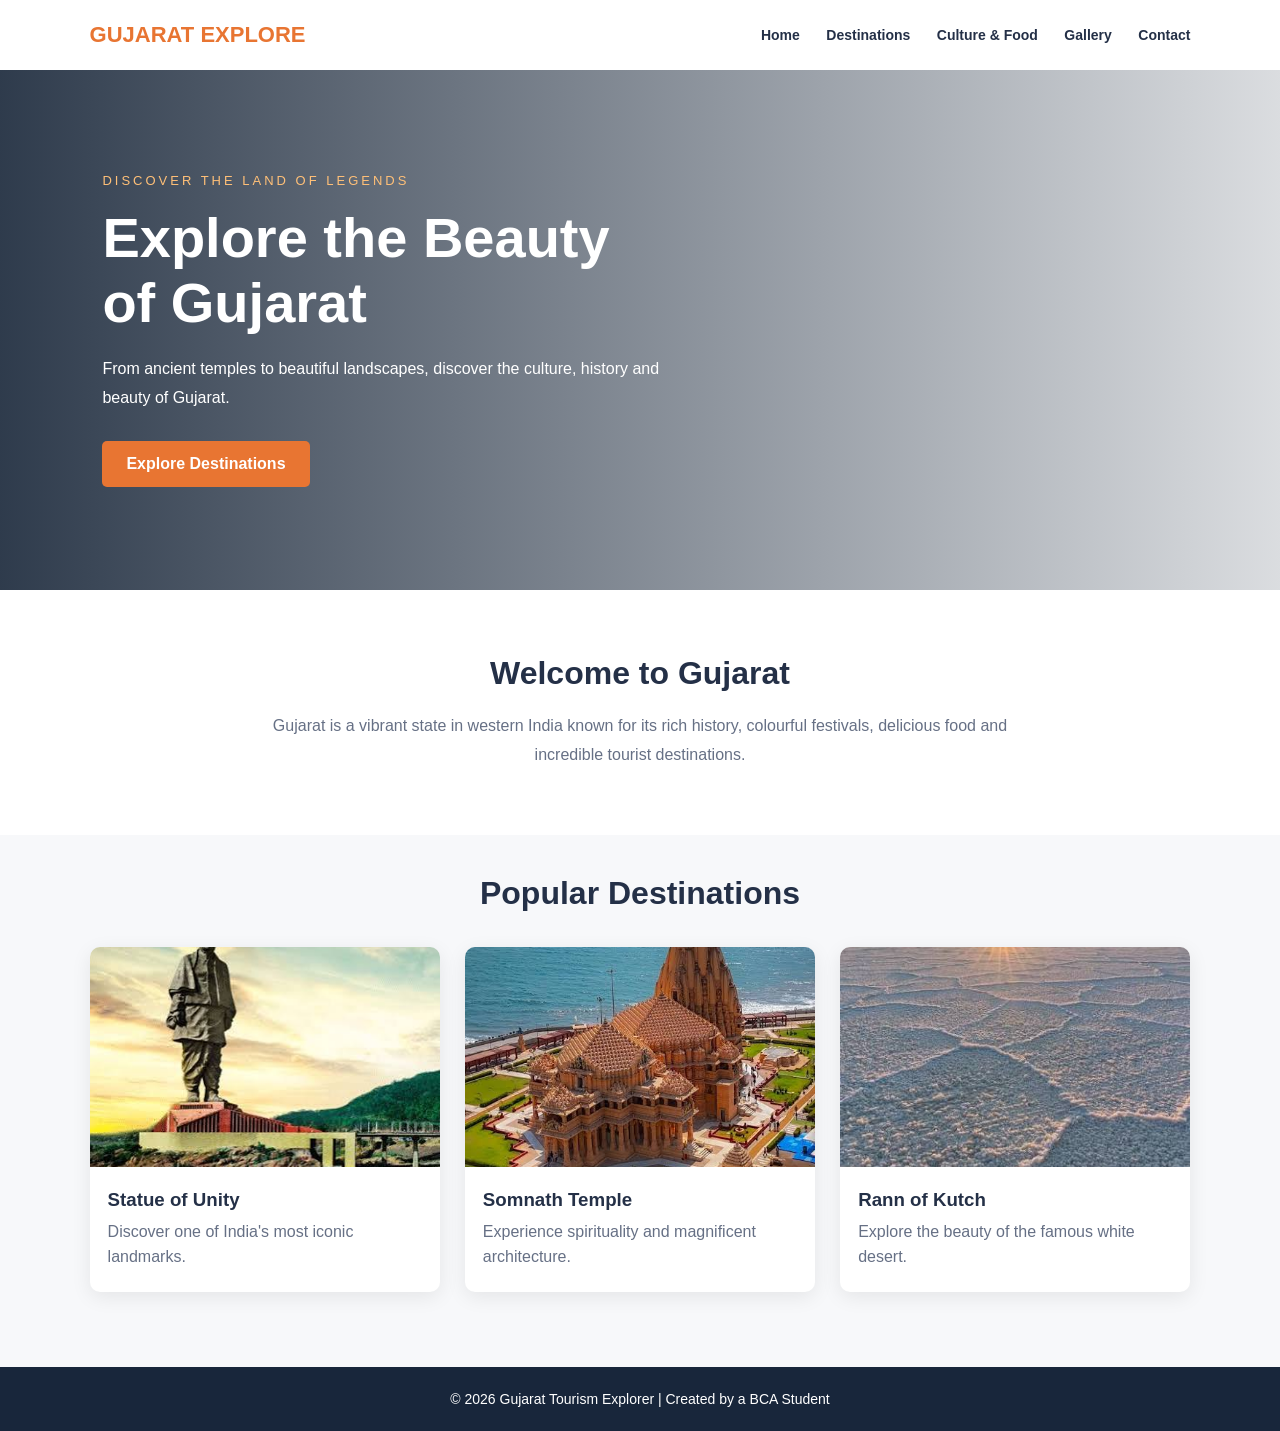
<file: index.html>
<!DOCTYPE html>
<html lang="en">
<head>
    <meta charset="UTF-8">
    <meta name="viewport" content="width=device-width, initial-scale=1.0">
    <title>Gujarat Tourism Explorer</title>
    <link rel="stylesheet" href="style.css">
</head>
<body>

    <header>
        <h2>GUJARAT EXPLORE</h2>

        <nav>
            <a href="index.html">Home</a>
            <a href="destinations.html">Destinations</a>
            <a href="culture.html">Culture & Food</a>
            <a href="gallery.html">Gallery</a>
            <a href="contact.html">Contact</a>
        </nav>
    </header>

    <section class="hero">
        <div class="hero-content">
            <p class="tagline">DISCOVER THE LAND OF LEGENDS</p>
            <h1>Explore the Beauty<br>of Gujarat</h1>
            <p>
                From ancient temples to beautiful landscapes,
                discover the culture, history and beauty of Gujarat.
            </p>
            <a href="destinations.html" class="btn">
                Explore Destinations
            </a>
        </div>
    </section>

    <section class="intro">
        <h2>Welcome to Gujarat</h2>
        <p>
            Gujarat is a vibrant state in western India known for
            its rich history, colourful festivals, delicious food
            and incredible tourist destinations.
        </p>
    </section>

    <section class="places">
        <h2>Popular Destinations</h2>

        <div class="cards">
            <div class="card">
                <img src="statue of unity.jpg"
                     alt="Statue of Unity">
                <h3>Statue of Unity</h3>
                <p>Discover one of India's most iconic landmarks.</p>
            </div>

            <div class="card">
                <img src="somnath temple.jpg"
                     alt="Indian temple">
                <h3>Somnath Temple</h3>
                <p>Experience spirituality and magnificent architecture.</p>
            </div>

            <div class="card">
                <img src="rann of kucth.jpg"
                     alt="Beautiful landscape">
                <h3>Rann of Kutch</h3>
                <p>Explore the beauty of the famous white desert.</p>
            </div>
        </div>
    </section>

    <footer>
        <p>© 2026 Gujarat Tourism Explorer | Created by a BCA Student</p>
    </footer>

</body>
</html>
</file>
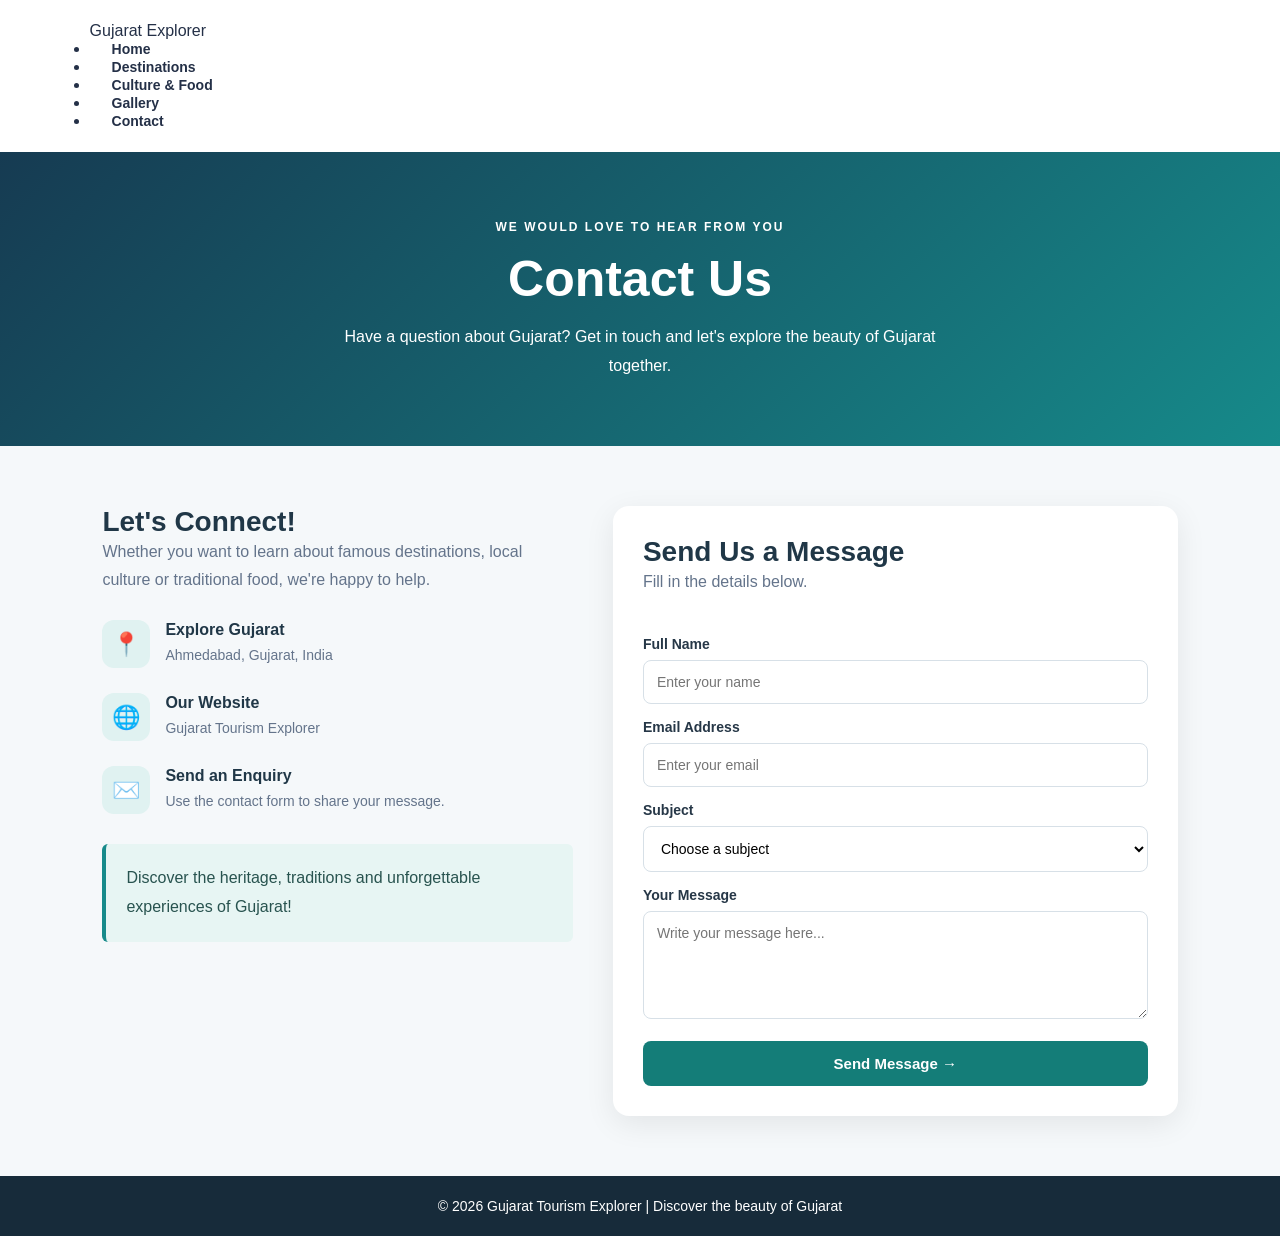
<file: contact.html>
<!DOCTYPE html>
<html lang="en">
<head>
    <meta charset="UTF-8">
    <meta name="viewport" content="width=device-width, initial-scale=1.0">
    <title>Contact Us | Gujarat Tourism Explorer</title>
    <link rel="stylesheet" href="style.css">
</head>
<body>

    <header>
        <nav class="navbar">
            <div class="logo">Gujarat Explorer</div>

            <ul class="nav-links">
                <li><a href="index.html">Home</a></li>
                <li><a href="destinations.html">Destinations</a></li>
                <li><a href="culture.html">Culture & Food</a></li>
                <li><a href="gallery.html">Gallery</a></li>
                <li><a href="contact.html" class="active">Contact</a></li>
            </ul>
        </nav>
    </header>

    <section class="contact-hero">
        <span>WE WOULD LOVE TO HEAR FROM YOU</span>
        <h1>Contact Us</h1>
        <p>
            Have a question about Gujarat? Get in touch and
            let's explore the beauty of Gujarat together.
        </p>
    </section>

    <section class="contact-section">

        <div class="contact-info">
            <h2>Let's Connect!</h2>
            <p>
                Whether you want to learn about famous destinations,
                local culture or traditional food, we're happy to help.
            </p>

            <div class="contact-detail">
                <div class="contact-icon">📍</div>
                <div>
                    <h3>Explore Gujarat</h3>
                    <p>Ahmedabad, Gujarat, India</p>
                </div>
            </div>

            <div class="contact-detail">
                <div class="contact-icon">🌐</div>
                <div>
                    <h3>Our Website</h3>
                    <p>Gujarat Tourism Explorer</p>
                </div>
            </div>

            <div class="contact-detail">
                <div class="contact-icon">✉️</div>
                <div>
                    <h3>Send an Enquiry</h3>
                    <p>Use the contact form to share your message.</p>
                </div>
            </div>

            <div class="contact-note">
                Discover the heritage, traditions and unforgettable
                experiences of Gujarat!
            </div>
        </div>

        <div class="contact-form-box">
            <h2>Send Us a Message</h2>
            <p>Fill in the details below.</p>

            <form action="#" method="get">

                <label for="name">Full Name</label>
                <input type="text" id="name" name="name"
                       placeholder="Enter your name" required>

                <label for="email">Email Address</label>
                <input type="email" id="email" name="email"
                       placeholder="Enter your email" required>

                <label for="subject">Subject</label>
                <select id="subject" name="subject" required>
                    <option value="">Choose a subject</option>
                    <option value="destinations">Tourist Destinations</option>
                    <option value="culture">Culture and Festivals</option>
                    <option value="food">Gujarati Food</option>
                    <option value="other">Other Enquiry</option>
                </select>

                <label for="message">Your Message</label>
                <textarea id="message" name="message" rows="5"
                          placeholder="Write your message here..."
                          required></textarea>

                <button type="submit" class="contact-submit">
                    Send Message →
                </button>

            </form>
        </div>

    </section>

    <footer class="site-footer">
        <p>© 2026 Gujarat Tourism Explorer | Discover the beauty of Gujarat</p>
    </footer>

</body>
</html>
</file>
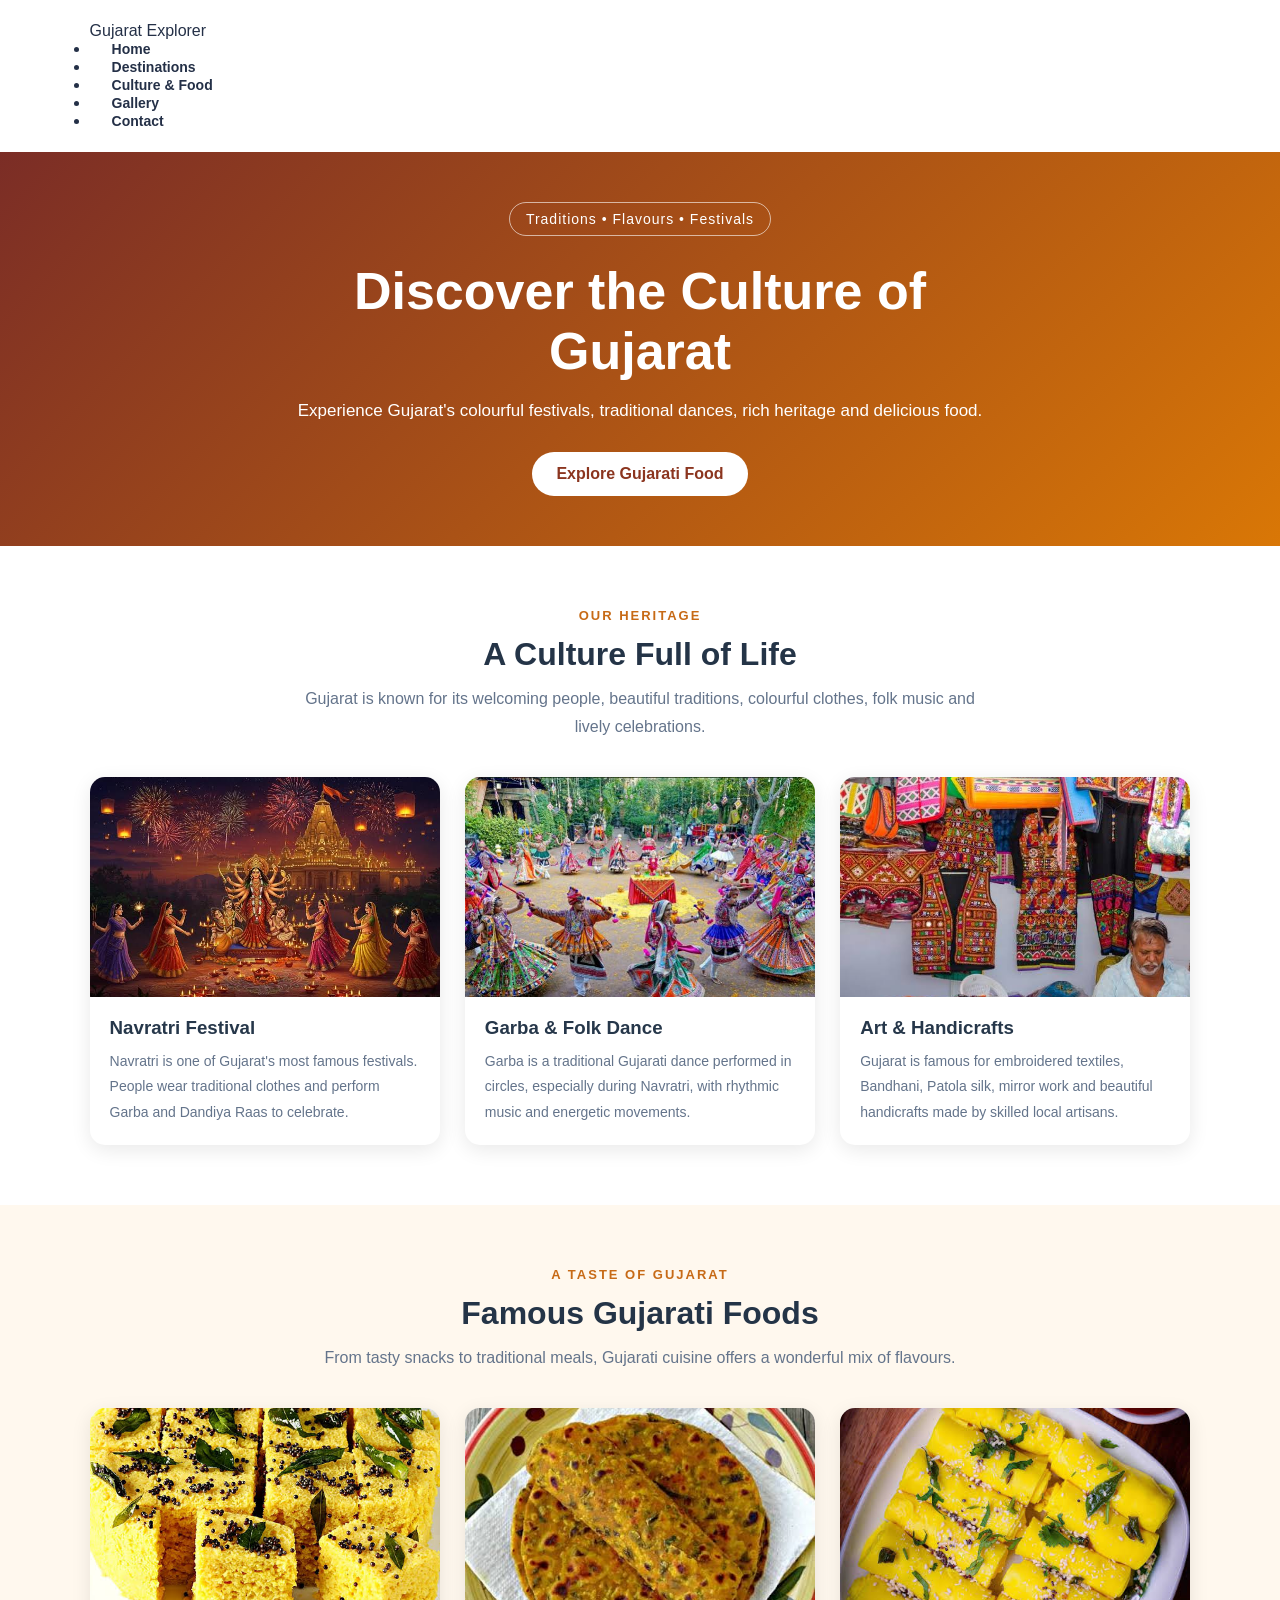
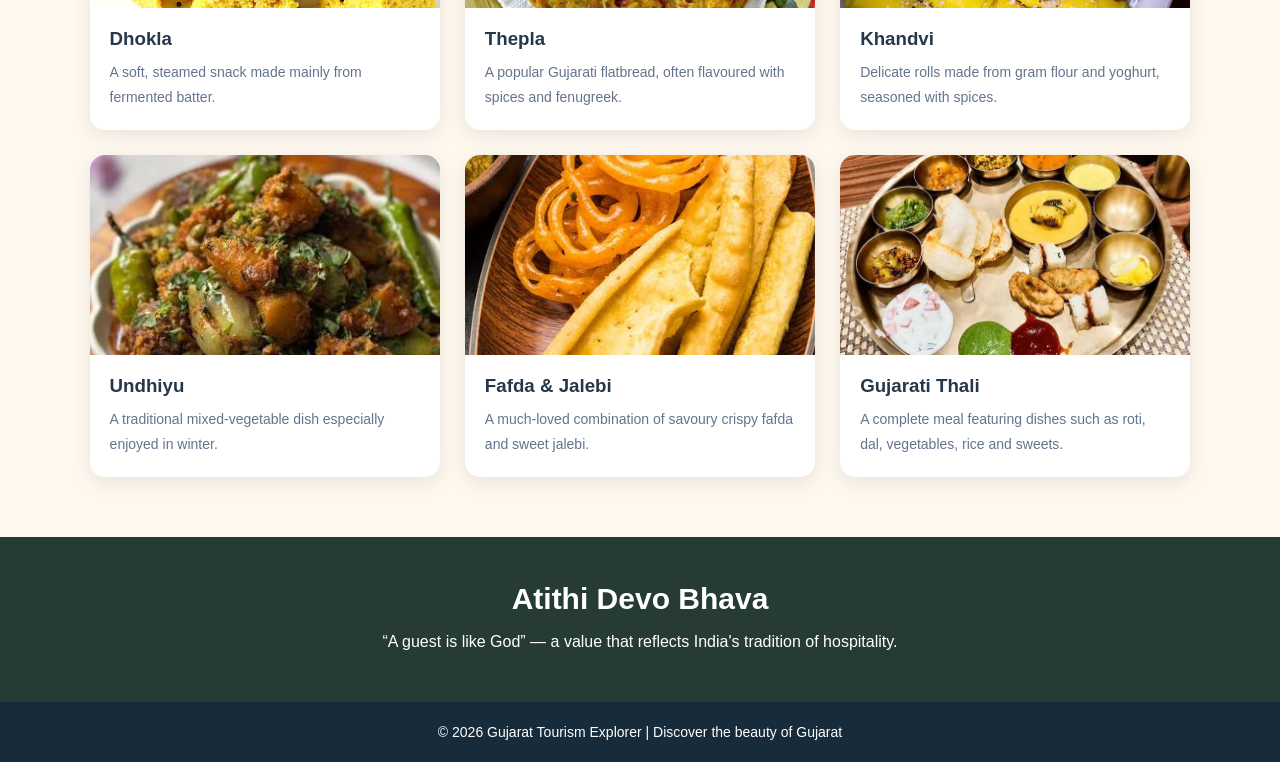
<file: culture.html>
<!DOCTYPE html>
<html lang="en">
<head>
    <meta charset="UTF-8">
    <meta name="viewport" content="width=device-width, initial-scale=1.0">
    <title>Culture & Food | Gujarat Tourism Explorer</title>
    <link rel="stylesheet" href="style.css">
</head>
<body>

    <header>
        <nav class="navbar">
            <div class="logo">Gujarat Explorer</div>

            <ul class="nav-links">
                <li><a href="index.html">Home</a></li>
                <li><a href="destinations.html">Destinations</a></li>
                <li><a href="culture.html" class="active">Culture & Food</a></li>
                <li><a href="gallery.html">Gallery</a></li>
                <li><a href="contact.html">Contact</a></li>
            </ul>
        </nav>
    </header>

    <section class="culture-hero">
        <div class="culture-hero-content">
            <span class="culture-label">Traditions • Flavours • Festivals</span>
            <h1>Discover the Culture of Gujarat</h1>
            <p>
                Experience Gujarat's colourful festivals, traditional dances,
                rich heritage and delicious food.
            </p>
            <a href="#gujarati-food" class="culture-btn">Explore Gujarati Food</a>
        </div>
    </section>

    <section class="culture-section">
        <div class="culture-heading">
            <span>OUR HERITAGE</span>
            <h2>A Culture Full of Life</h2>
            <p>
                Gujarat is known for its welcoming people, beautiful traditions,
                colourful clothes, folk music and lively celebrations.
            </p>
        </div>

        <div class="culture-grid">

            <div class="culture-card">
                <img src="navratri festival.jpg" alt="Navratri festival">
                <div class="culture-card-content">
                    <h3>Navratri Festival</h3>
                    <p>
                        Navratri is one of Gujarat's most famous festivals.
                        People wear traditional clothes and perform Garba
                        and Dandiya Raas to celebrate.
                    </p>
                </div>
            </div>

            <div class="culture-card">
                <img src="garba.jpg" alt="Traditional Garba dance">
                <div class="culture-card-content">
                    <h3>Garba & Folk Dance</h3>
                    <p>
                        Garba is a traditional Gujarati dance performed in
                        circles, especially during Navratri, with rhythmic
                        music and energetic movements.
                    </p>
                </div>
            </div>

            <div class="culture-card">
                <img src="handcraft.jpg" alt="Traditional Kutch handicrafts">
                <div class="culture-card-content">
                    <h3>Art & Handicrafts</h3>
                    <p>
                        Gujarat is famous for embroidered textiles, Bandhani,
                        Patola silk, mirror work and beautiful handicrafts
                        made by skilled local artisans.
                    </p>
                </div>
            </div>

        </div>
    </section>

    <section class="food-section" id="gujarati-food">
        <div class="culture-heading">
            <span>A TASTE OF GUJARAT</span>
            <h2>Famous Gujarati Foods</h2>
            <p>
                From tasty snacks to traditional meals, Gujarati cuisine
                offers a wonderful mix of flavours.
            </p>
        </div>

        <div class="food-grid">

            <div class="food-card">
                <img src="dhokla.jpg" alt="Gujarati dhokla">
                <div class="food-card-content">
                    <h3>Dhokla</h3>
                    <p>A soft, steamed snack made mainly from fermented batter.</p>
                </div>
            </div>

            <div class="food-card">
                <img src="thepla.jpg" alt="Gujarati thepla">
                <div class="food-card-content">
                    <h3>Thepla</h3>
                    <p>A popular Gujarati flatbread, often flavoured with spices and fenugreek.</p>
                </div>
            </div>

            <div class="food-card">
                <img src="khandvi.jpg" alt="Gujarati khandvi">
                <div class="food-card-content">
                    <h3>Khandvi</h3>
                    <p>Delicate rolls made from gram flour and yoghurt, seasoned with spices.</p>
                </div>
            </div>

            <div class="food-card">
                <img src="Undhiyu.jpg" alt="Gujarati undhiyu">
                <div class="food-card-content">
                    <h3>Undhiyu</h3>
                    <p>A traditional mixed-vegetable dish especially enjoyed in winter.</p>
                </div>
            </div>

            <div class="food-card">
                <img src="fafda and jalebi.jpg" alt="Fafda and jalebi">
                <div class="food-card-content">
                    <h3>Fafda & Jalebi</h3>
                    <p>A much-loved combination of savoury crispy fafda and sweet jalebi.</p>
                </div>
            </div>

            <div class="food-card">
                <img src="gujarati thali.jpg" alt="Traditional Gujarati thali">
                <div class="food-card-content">
                    <h3>Gujarati Thali</h3>
                    <p>A complete meal featuring dishes such as roti, dal, vegetables, rice and sweets.</p>
                </div>
            </div>

        </div>
    </section>

    <section class="culture-quote">
        <h2>Atithi Devo Bhava</h2>
        <p>“A guest is like God” — a value that reflects India's tradition of hospitality.</p>
    </section>

    <footer class="site-footer">
        <p>© 2026 Gujarat Tourism Explorer | Discover the beauty of Gujarat</p>
    </footer>

</body>
</html>
</file>
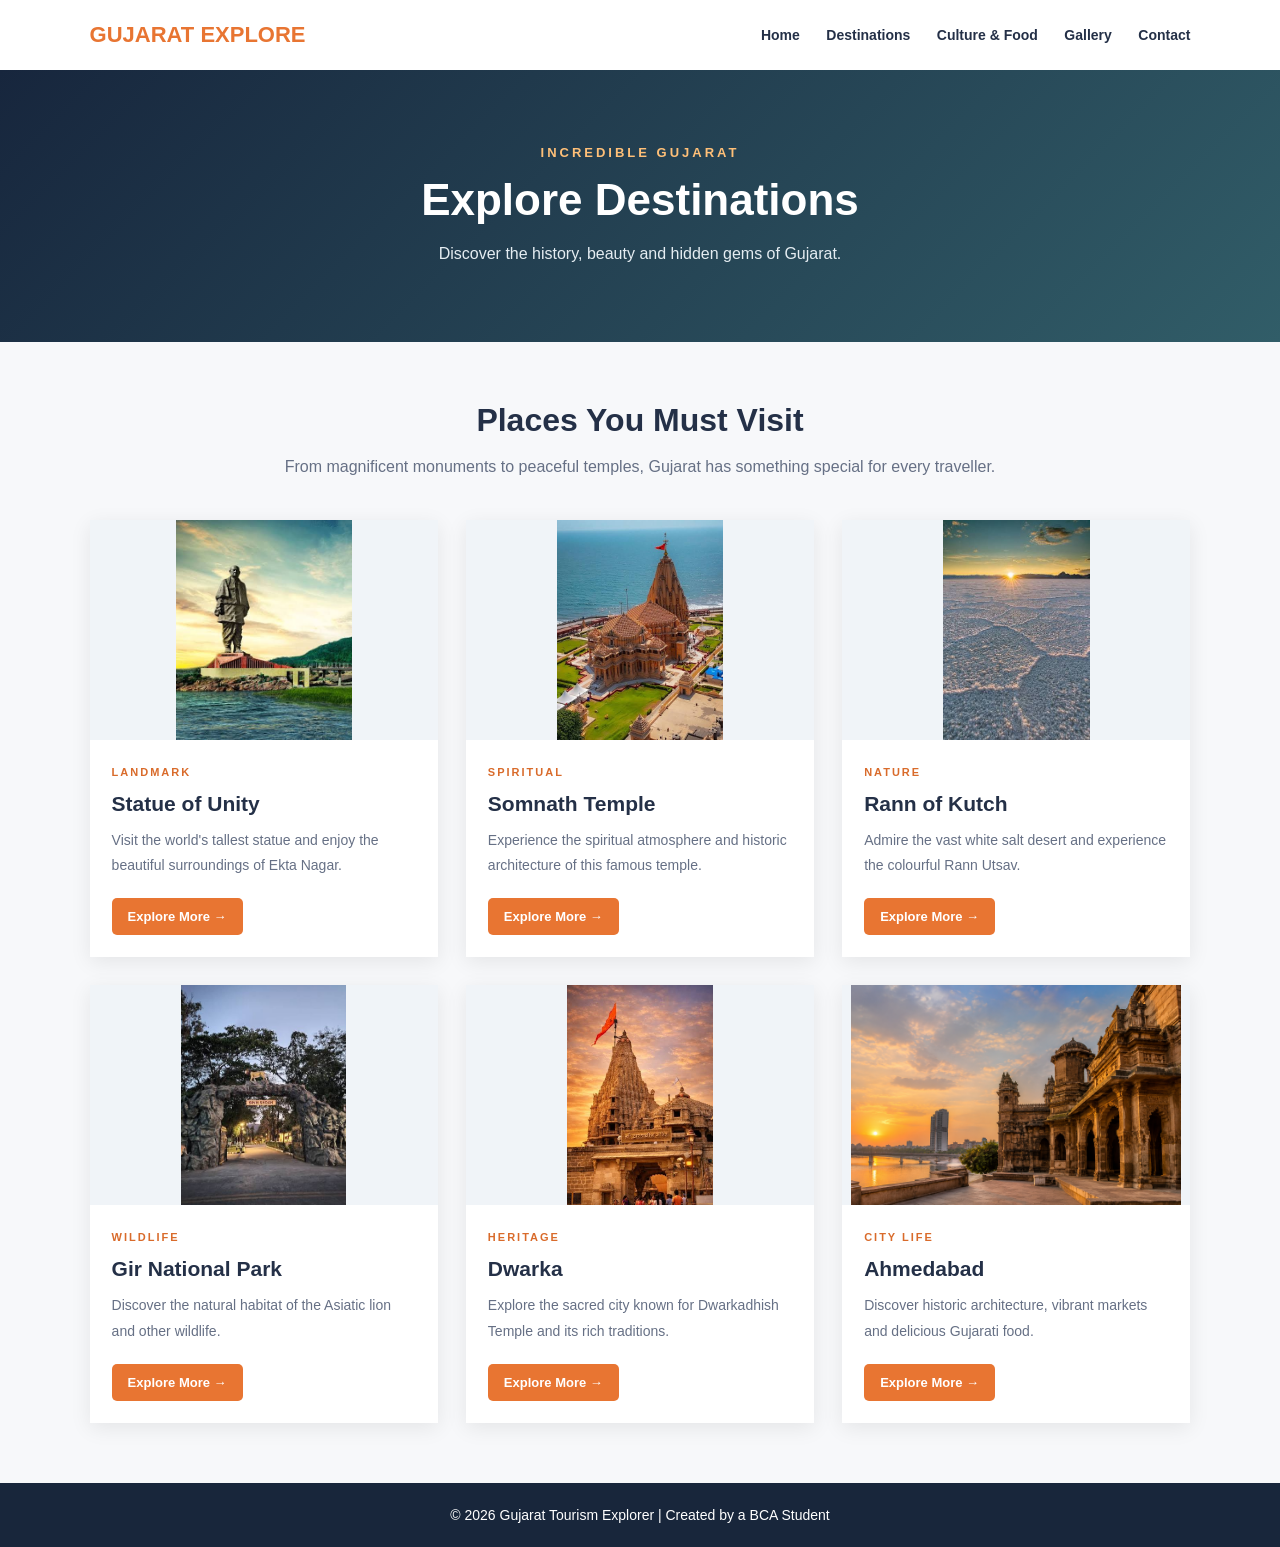
<file: destinations.html>
<!DOCTYPE html>
<html lang="en">
<head>
    <meta charset="UTF-8">
    <meta name="viewport" content="width=device-width, initial-scale=1.0">
    <title>Explore Destinations | Gujarat Explore</title>
    <link rel="stylesheet" href="style.css">
</head>
<body>

    <!-- Navigation Bar -->
    <header>
        <h2>GUJARAT EXPLORE</h2>

        <nav>
            <a href="index.html">Home</a>
            <a href="destinations.html">Destinations</a>
            <a href="culture.html">Culture & Food</a>
            <a href="gallery.html">Gallery</a>
            <a href="contact.html">Contact</a>
        </nav>
    </header>

    <!-- Page Banner -->
    <section class="destination-banner">
        <p class="destination-tag">INCREDIBLE GUJARAT</p>
        <h1>Explore Destinations</h1>
        <p>Discover the history, beauty and hidden gems of Gujarat.</p>
    </section>

    <!-- Destination Cards -->
    <section class="destination-section">
        <h2>Places You Must Visit</h2>
        <p class="destination-intro">
            From magnificent monuments to peaceful temples,
            Gujarat has something special for every traveller.
        </p>

        <div class="destination-grid">

            <div class="destination-card">
                <img src="statue of unity.jpg" alt="Statue of Unity">
                <div class="destination-info">
                    <span class="place-type">LANDMARK</span>
                    <h3>Statue of Unity</h3>
                    <p>Visit the world's tallest statue and enjoy
                    the beautiful surroundings of Ekta Nagar.</p>
                    <a href="https://www.gujarattourism.com/"
                       target="_blank" rel="noopener noreferrer"
                       class="destination-btn">Explore More →</a>
                </div>
            </div>

            <div class="destination-card">
                <img src="somnath temple.jpg" alt="Somnath Temple">
                <div class="destination-info">
                    <span class="place-type">SPIRITUAL</span>
                    <h3>Somnath Temple</h3>
                    <p>Experience the spiritual atmosphere and
                    historic architecture of this famous temple.</p>
                    <a href="https://www.gujarattourism.com/"
                       target="_blank" rel="noopener noreferrer"
                       class="destination-btn">Explore More →</a>
                </div>
            </div>

            <div class="destination-card">
                <img src="rann of kucth.jpg" alt="Rann of Kutch">
                <div class="destination-info">
                    <span class="place-type">NATURE</span>
                    <h3>Rann of Kutch</h3>
                    <p>Admire the vast white salt desert and
                    experience the colourful Rann Utsav.</p>
                    <a href="https://www.gujarattourism.com/"
                       target="_blank" rel="noopener noreferrer"
                       class="destination-btn">Explore More →</a>
                </div>
            </div>

            <div class="destination-card">
                <img src="gir national park.jpg" alt="Gir National Park">
                <div class="destination-info">
                    <span class="place-type">WILDLIFE</span>
                    <h3>Gir National Park</h3>
                    <p>Discover the natural habitat of the
                    Asiatic lion and other wildlife.</p>
                    <a href="https://www.gujarattourism.com/"
                       target="_blank" rel="noopener noreferrer"
                       class="destination-btn">Explore More →</a>
                </div>
            </div>

            <div class="destination-card">
                <img src="dwarka.jpg" alt="Dwarka">
                <div class="destination-info">
                    <span class="place-type">HERITAGE</span>
                    <h3>Dwarka</h3>
                    <p>Explore the sacred city known for
                    Dwarkadhish Temple and its rich traditions.</p>
                    <a href="https://www.gujarattourism.com/"
                       target="_blank" rel="noopener noreferrer"
                       class="destination-btn">Explore More →</a>
                </div>
            </div>

            <div class="destination-card">
                <img src="heritage and culture.png" alt="Ahmedabad heritage">
                <div class="destination-info">
                    <span class="place-type">CITY LIFE</span>
                    <h3>Ahmedabad</h3>
                    <p>Discover historic architecture, vibrant
                    markets and delicious Gujarati food.</p>
                    <a href="https://www.gujarattourism.com/"
                       target="_blank" rel="noopener noreferrer"
                       class="destination-btn">Explore More →</a>
                </div>
            </div>

        </div>
    </section>

    <footer>
        <p>© 2026 Gujarat Tourism Explorer | Created by a BCA Student</p>
    </footer>

</body>
</html>
</file>
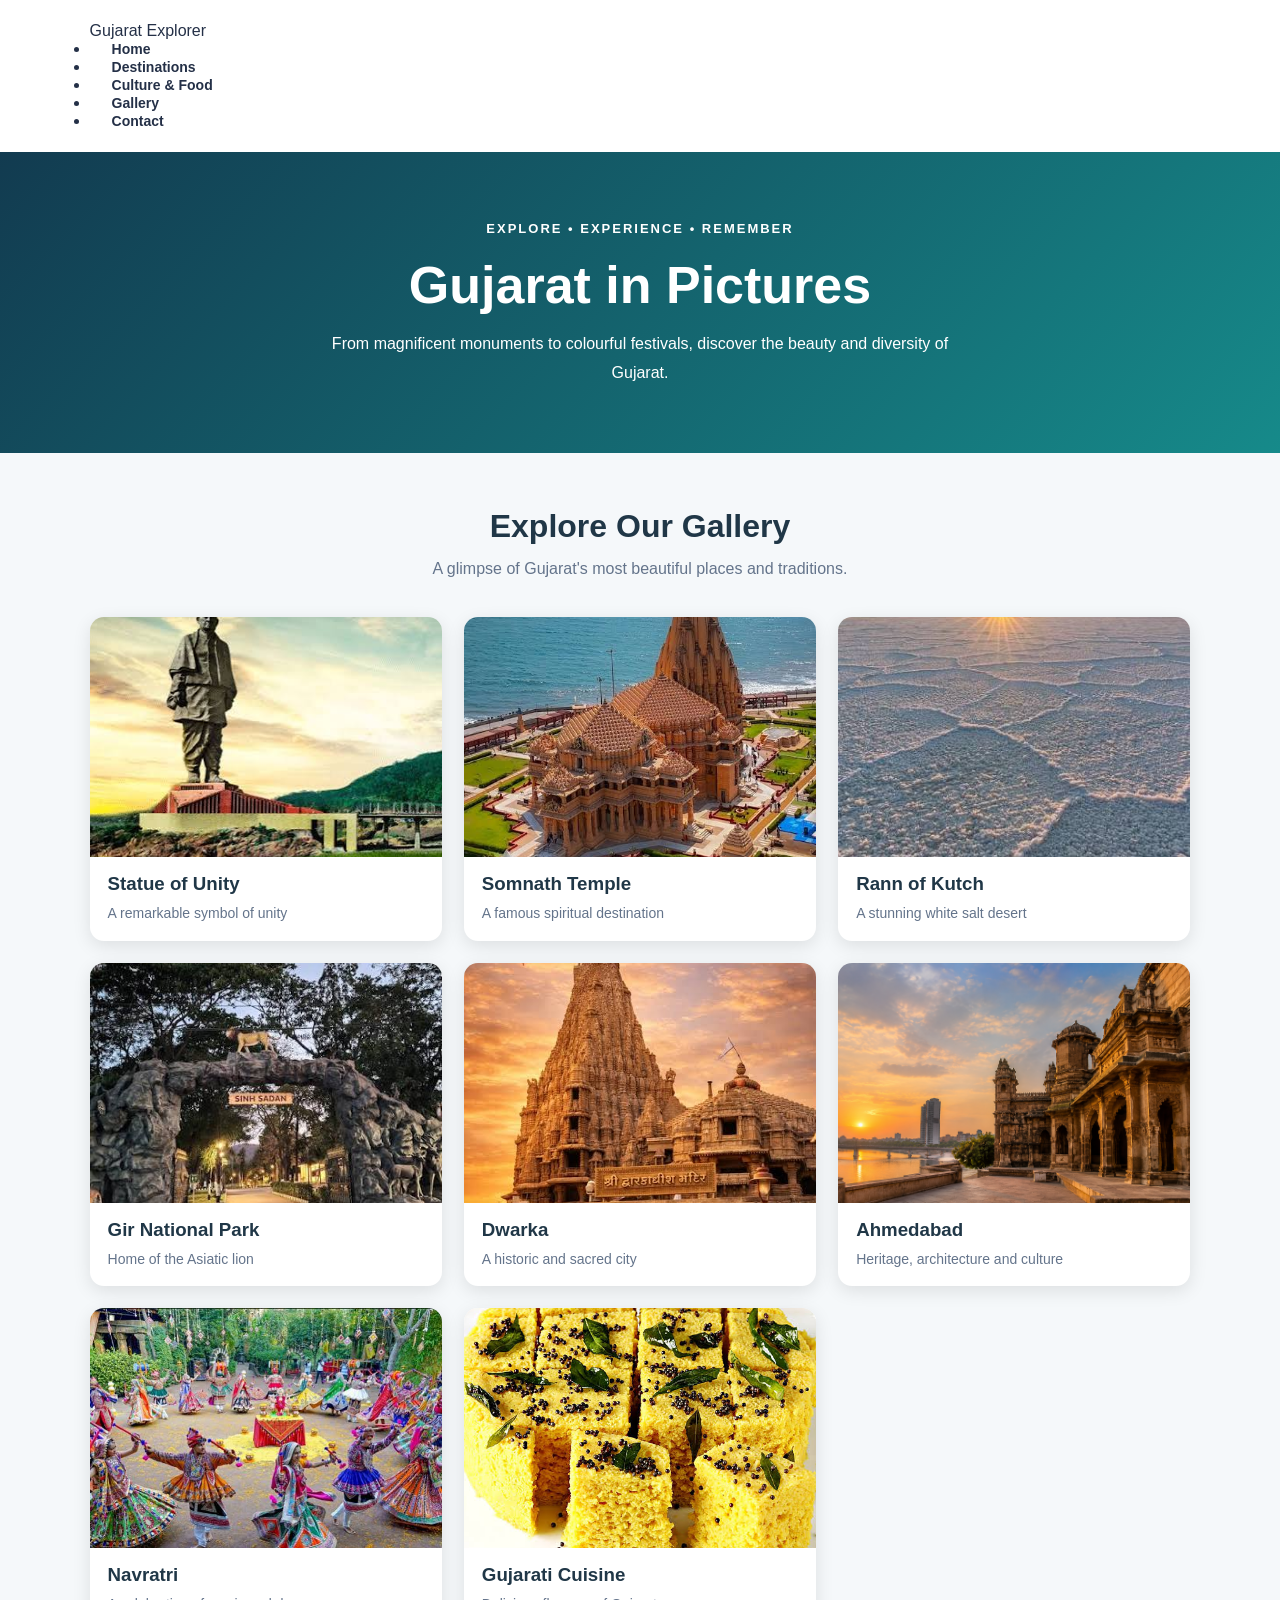
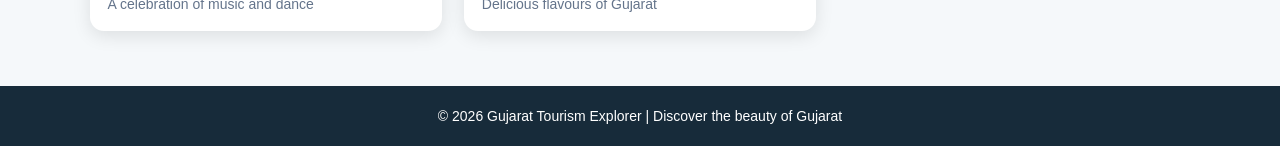
<file: gallery.html>
<!DOCTYPE html>
<html lang="en">
<head>
    <meta charset="UTF-8">
    <meta name="viewport" content="width=device-width, initial-scale=1.0">
    <title>Gallery | Gujarat Tourism Explorer</title>
    <link rel="stylesheet" href="style.css">
</head>
<body>

    <header>
        <nav class="navbar">
            <div class="logo">Gujarat Explorer</div>

            <ul class="nav-links">
                <li><a href="index.html">Home</a></li>
                <li><a href="destinations.html">Destinations</a></li>
                <li><a href="culture.html">Culture & Food</a></li>
                <li><a href="gallery.html" class="active">Gallery</a></li>
                <li><a href="contact.html">Contact</a></li>
            </ul>
        </nav>
    </header>

    <section class="gallery-hero">
        <p class="gallery-label">EXPLORE • EXPERIENCE • REMEMBER</p>
        <h1>Gujarat in Pictures</h1>
        <p>
            From magnificent monuments to colourful festivals,
            discover the beauty and diversity of Gujarat.
        </p>
    </section>

    <section class="gallery-section">
        <div class="gallery-heading">
            <h2>Explore Our Gallery</h2>
            <p>A glimpse of Gujarat's most beautiful places and traditions.</p>
        </div>

        <div class="gallery-grid">

            <div class="gallery-item">
                <img src="statue of unity.jpg" alt="Statue of Unity">
                <div class="gallery-caption">
                    <h3>Statue of Unity</h3>
                    <p>A remarkable symbol of unity</p>
                </div>
            </div>

            <div class="gallery-item">
                <img src="somnath temple.jpg" alt="Somnath Temple">
                <div class="gallery-caption">
                    <h3>Somnath Temple</h3>
                    <p>A famous spiritual destination</p>
                </div>
            </div>

            <div class="gallery-item">
                <img src="rann of kucth.jpg" alt="White Rann of Kutch">
                <div class="gallery-caption">
                    <h3>Rann of Kutch</h3>
                    <p>A stunning white salt desert</p>
                </div>
            </div>

            <div class="gallery-item">
                <img src="gir national park.jpg" alt="Gir National Park">
                <div class="gallery-caption">
                    <h3>Gir National Park</h3>
                    <p>Home of the Asiatic lion</p>
                </div>
            </div>

            <div class="gallery-item">
                <img src="dwarka.jpg" alt="Dwarka">
                <div class="gallery-caption">
                    <h3>Dwarka</h3>
                    <p>A historic and sacred city</p>
                </div>
            </div>

            <div class="gallery-item">
                <img src="heritage and culture.png" alt="Ahmedabad heritage">
                <div class="gallery-caption">
                    <h3>Ahmedabad</h3>
                    <p>Heritage, architecture and culture</p>
                </div>
            </div>

            <div class="gallery-item">
                <img src="garba.jpg" alt="Navratri celebration">
                <div class="gallery-caption">
                    <h3>Navratri</h3>
                    <p>A celebration of music and dance</p>
                </div>
            </div>

            <div class="gallery-item">
                <img src="dhokla.jpg"Gujarati dhokla">
                <div class="gallery-caption">
                    <h3>Gujarati Cuisine</h3>
                    <p>Delicious flavours of Gujarat</p>
                </div>
            </div>

        </div>
    </section>

    <footer class="site-footer">
        <p>© 2026 Gujarat Tourism Explorer | Discover the beauty of Gujarat</p>
    </footer>

</body>
</html>
</file>
<file: style.css>
* {
    margin: 0;
    padding: 0;
    box-sizing: border-box;
}

body {
    font-family: Arial, sans-serif;
    color: #243047;
    background-color: #ffffff;
}

header {
    display: flex;
    justify-content: space-between;
    align-items: center;
    padding: 22px 7%;
    background-color: #ffffff;
}

header h2 {
    color: #e87532;
    font-size: 22px;
}

nav a {
    text-decoration: none;
    color: #243047;
    margin-left: 22px;
    font-size: 14px;
    font-weight: bold;
}

nav a:hover {
    color: #e87532;
}

.hero {
    min-height: 520px;
    display: flex;
    align-items: center;
    padding: 60px 8%;
    color: white;
    background:
        linear-gradient(90deg, rgba(10, 25, 45, 0.85),
        rgba(10, 25, 45, 0.15)),
        url("https://images.unsplash.com/photo-1519501025264-65ba15a82390?auto=format&fit=crop&w=1800&q=85");
    background-size: cover;
    background-position: center center;
    background-repeat: no-repeat;
}

.hero-content {
    max-width: 600px;
}

.tagline {
    color: #ffc078;
    letter-spacing: 3px;
    font-size: 13px;
    margin-bottom: 18px;
}

.hero h1 {
    font-size: 56px;
    line-height: 1.15;
    margin-bottom: 20px;
}

.hero-content > p:not(.tagline) {
    line-height: 1.8;
    margin-bottom: 28px;
}

.btn {
    display: inline-block;
    padding: 14px 24px;
    background-color: #e87532;
    color: white;
    text-decoration: none;
    border-radius: 5px;
    font-weight: bold;
}

.btn:hover {
    background-color: #c75a20;
}

.intro {
    text-align: center;
    padding: 65px 12%;
}

.intro h2,
.places h2 {
    font-size: 32px;
    margin-bottom: 20px;
}

.intro p {
    max-width: 750px;
    margin: auto;
    line-height: 1.8;
    color: #667085;
}

.places {
    padding: 40px 7% 75px;
    text-align: center;
    background-color: #f7f8fa;
}

.cards {
    display: flex;
    gap: 25px;
    margin-top: 35px;
}

.card {
    flex: 1;
    background-color: white;
    border-radius: 10px;
    overflow: hidden;
    text-align: left;
    box-shadow: 0 5px 20px rgba(0, 0, 0, 0.08);
}

.card img {
    width: 100%;
    height: 220px;
    object-fit: cover;
}

.card h3 {
    padding: 18px 18px 8px;
}

.card p {
    padding: 0 18px 22px;
    line-height: 1.6;
    color: #667085;
}

footer {
    padding: 24px;
    background-color: #18263b;
    color: white;
    text-align: center;
    font-size: 14px;
}

@media (max-width: 800px) {
    header {
        flex-direction: column;
        gap: 20px;
    }

    nav {
        display: flex;
        flex-wrap: wrap;
        justify-content: center;
        gap: 14px;
    }

    nav a {
        margin-left: 0;
    }

    .hero h1 {
        font-size: 40px;
    }

    .cards {
        flex-direction: column;
    }
}

/* DESTINATIONS PAGE */

.destination-banner {
    padding: 75px 20px;
    text-align: center;
    color: white;
    background: linear-gradient(135deg, #17263d, #315d68);
}

.destination-tag {
    color: #ffc078;
    letter-spacing: 3px;
    font-size: 13px;
    font-weight: bold;
    margin-bottom: 15px;
}

.destination-banner h1 {
    font-size: 44px;
    margin-bottom: 15px;
}

.destination-banner > p:last-child {
    line-height: 1.7;
    color: #e5edf2;
}

.destination-section {
    padding: 60px 7%;
    background-color: #f7f8fa;
    text-align: center;
}

.destination-section > h2 {
    font-size: 32px;
    margin-bottom: 14px;
}

.destination-intro {
    color: #667085;
    line-height: 1.8;
    margin-bottom: 38px;
}

.destination-grid {
    display: grid;
    grid-template-columns: repeat(3, minmax(0, 1fr));
    gap: 28px;
    text-align: left;
}

.destination-card {
    background: white;
    border-radius: ;
    overflow: hidden;
    box-shadow: 0 5px 20px rgba(0, 0, 0, 0.08);
    transition: transform 0.3s ease, box-shadow 0.3s ease;
}

.destination-card:hover {
    transform: translateY(-6px);
    box-shadow: 0 12px 28px rgba(0, 0, 0, 0.13);
}

.destination-card img {
    width: 100%;
    height: 220px;
    object-fit: contain;
    display: block;
    background-color: #f0f4f8;
}

.destination-info {
    padding: 22px;
}

.place-type {
    color: #d96b2b;
    font-size: 11px;
    font-weight: bold;
    letter-spacing: 2px;
}

.destination-info h3 {
    margin: 12px 0;
    font-size: 21px;
    color: #243047;
}

.destination-info p {
    color: #667085;
    font-size: 14px;
    line-height: 1.8;
    margin-bottom: 20px;
}

.destination-btn {
    display: inline-block;
    padding: 11px 16px;
    background-color: #e87532;
    color: white;
    text-decoration: none;
    border-radius: 5px;
    font-size: 13px;
    font-weight: bold;
}

.destination-btn:hover {
    background-color: #c75a20;
}

@media (max-width: 900px) {
    .destination-grid {
        grid-template-columns: repeat(2, minmax(0, 1fr));
    }
}

@media (max-width: 600px) {
    .destination-grid {
        grid-template-columns: 1fr;
    }

    .destination-banner h1 {
        font-size: 34px;
    }

    .destination-section {
        padding: 40px 6%;
    }
}

/* CULTURE & FOOD PAGE */

.culture-hero {
    min-height: 360px;
    display: flex;
    align-items: center;
    justify-content: center;
    text-align: center;
    padding: 50px 20px;
    color: white;
    background: linear-gradient(135deg, #7b2d26, #d97706);
}

.culture-hero-content {
    max-width: 750px;
}

.culture-label {
    display: inline-block;
    margin-bottom: 15px;
    padding: 8px 16px;
    border: 1px solid rgba(255,255,255,0.6);
    border-radius: 30px;
    font-size: 14px;
    letter-spacing: 1px;
}

.culture-hero h1 {
    font-size: clamp(32px, 5vw, 52px);
    margin: 10px 0 15px;
}

.culture-hero p {
    font-size: 17px;
    line-height: 1.8;
    margin-bottom: 25px;
}

.culture-btn {
    display: inline-block;
    padding: 13px 24px;
    border-radius: 30px;
    background: white;
    color: #8b351f;
    text-decoration: none;
    font-weight: bold;
}

.culture-btn:hover {
    background: #fff0d5;
}

.culture-section,
.food-section {
    padding: 60px 7%;
}

.culture-heading {
    max-width: 700px;
    margin: 0 auto 35px;
    text-align: center;
}

.culture-heading > span {
    color: #c76a16;
    font-size: 13px;
    font-weight: bold;
    letter-spacing: 2px;
}

.culture-heading h2 {
    color: #243447;
    font-size: 32px;
    margin: 12px 0;
}

.culture-heading p {
    color: #64748b;
    line-height: 1.8;
}

.culture-grid {
    display: grid;
    grid-template-columns: repeat(3, minmax(0, 1fr));
    gap: 25px;
}

.culture-card,
.food-card {
    overflow: hidden;
    border-radius: 15px;
    background: white;
    box-shadow: 0 5px 20px rgba(0,0,0,0.09);
    transition: transform 0.3s ease;
}

.culture-card:hover,
.food-card:hover {
    transform: translateY(-5px);
}

.culture-card img,
.food-card img {
    display: block;
    width: 100%;
    height: 220px;
    object-fit: cover;
}

.culture-card-content,
.food-card-content {
    padding: 20px;
}

.culture-card h3,
.food-card h3 {
    color: #26374a;
    margin: 0 0 10px;
}

.culture-card p,
.food-card p {
    color: #64748b;
    font-size: 14px;
    line-height: 1.8;
    margin: 0;
}

.food-section {
    background: #fff8ee;
}

.food-grid {
    display: grid;
    grid-template-columns: repeat(3, minmax(0, 1fr));
    gap: 25px;
}

.food-card img {
    height: 200px;
}

.culture-quote {
    padding: 45px 20px;
    text-align: center;
    color: white;
    background: #263b35;
}

.culture-quote h2 {
    font-size: 30px;
    margin: 0 0 12px;
}

.culture-quote p {
    line-height: 1.8;
}

.site-footer {
    padding: 22px;
    text-align: center;
    background: #172b3a;
    color: white;
}

@media (max-width: 900px) {
    .culture-grid,
    .food-grid {
        grid-template-columns: repeat(2, minmax(0, 1fr));
    }
}

@media (max-width: 600px) {
    .culture-grid,
    .food-grid {
        grid-template-columns: 1fr;
    }

    .culture-section,
    .food-section {
        padding: 40px 5%;
    }

    .culture-heading h2 {
        font-size: 27px;
    }
}

/* GALLERY PAGE */

.gallery-hero {
    padding: 65px 20px;
    text-align: center;
    color: white;
    background: linear-gradient(135deg, #123b50, #168a8a);
}

.gallery-label {
    font-size: 13px;
    letter-spacing: 2px;
    font-weight: bold;
}

.gallery-hero h1 {
    font-size: clamp(34px, 5vw, 52px);
    margin: 15px 0;
}

.gallery-hero p {
    max-width: 650px;
    margin: 0 auto;
    line-height: 1.8;
}

.gallery-section {
    padding: 55px 7%;
    background: #f5f8fa;
}

.gallery-heading {
    text-align: center;
    margin-bottom: 35px;
}

.gallery-heading h2 {
    color: #203747;
    font-size: 32px;
    margin-bottom: 10px;
}

.gallery-heading p {
    color: #64748b;
    line-height: 1.7;
}

.gallery-grid {
    display: grid;
    grid-template-columns: repeat(3, minmax(0, 1fr));
    gap: 22px;
}

.gallery-item {
    position: relative;
    overflow: hidden;
    border-radius: 14px;
    background: #ffffff;
    box-shadow: 0 5px 18px rgba(0, 0, 0, 0.1);
}

.gallery-item img {
    width: 100%;
    height: 240px;
    display: block;
    object-fit: cover;
    transition: transform 0.4s ease;
}

.gallery-item:hover img {
    transform: scale(1.06);
}

.gallery-caption {
    padding: 16px 18px;
}

.gallery-caption h3 {
    color: #203747;
    margin: 0 0 7px;
}

.gallery-caption p {
    color: #64748b;
    font-size: 14px;
    margin: 0;
    line-height: 1.6;
}

@media (max-width: 900px) {
    .gallery-grid {
        grid-template-columns: repeat(2, minmax(0, 1fr));
    }
}

@media (max-width: 600px) {
    .gallery-grid {
        grid-template-columns: 1fr;
    }

    .gallery-section {
        padding: 35px 5%;
    }
}

/* CONTACT PAGE */

.contact-hero {
    text-align: center;
    padding: 65px 20px;
    color: white;
    background: linear-gradient(135deg, #163b52, #168a8a);
}

.contact-hero span {
    font-size: 12px;
    letter-spacing: 2px;
    font-weight: bold;
}

.contact-hero h1 {
    font-size: clamp(35px, 5vw, 50px);
    margin: 15px 0;
}

.contact-hero p {
    max-width: 650px;
    margin: 0 auto;
    line-height: 1.8;
}

.contact-section {
    display: grid;
    grid-template-columns: 1fr 1.2fr;
    gap: 40px;
    padding: 60px 8%;
    background: #f5f8fa;
    align-items: start;
}

.contact-info h2,
.contact-form-box h2 {
    color: #203747;
    font-size: 28px;
    margin-top: 0;
}

.contact-info > p,
.contact-form-box > p {
    color: #64748b;
    line-height: 1.8;
}

.contact-detail {
    display: flex;
    align-items: center;
    gap: 15px;
    margin: 25px 0;
}

.contact-icon {
    min-width: 48px;
    height: 48px;
    display: flex;
    align-items: center;
    justify-content: center;
    border-radius: 12px;
    background: #e0f2f1;
    font-size: 23px;
}

.contact-detail h3 {
    color: #203747;
    margin: 0 0 5px;
    font-size: 16px;
}

.contact-detail p {
    color: #64748b;
    margin: 0;
    line-height: 1.6;
    font-size: 14px;
}

.contact-note {
    margin-top: 30px;
    padding: 20px;
    border-left: 4px solid #168a8a;
    border-radius: 6px;
    background: #e7f5f3;
    color: #28534f;
    line-height: 1.8;
}

.contact-form-box {
    padding: 30px;
    border-radius: 16px;
    background: white;
    box-shadow: 0 8px 30px rgba(0, 0, 0, 0.08);
}

.contact-form-box form {
    display: flex;
    flex-direction: column;
    margin-top: 25px;
}

.contact-form-box label {
    margin: 15px 0 8px;
    color: #263747;
    font-size: 14px;
    font-weight: bold;
}

.contact-form-box input,
.contact-form-box select,
.contact-form-box textarea {
    width: 100%;
    box-sizing: border-box;
    padding: 13px;
    border: 1px solid #d7e0e7;
    border-radius: 8px;
    font-family: inherit;
    font-size: 14px;
    background: #ffffff;
}

.contact-form-box input:focus,
.contact-form-box select:focus,
.contact-form-box textarea:focus {
    outline: 2px solid #168a8a;
    border-color: transparent;
}

.contact-form-box textarea {
    resize: vertical;
}

.contact-submit {
    margin-top: 22px;
    padding: 14px;
    border: none;
    border-radius: 8px;
    color: white;
    background: #147d78;
    font-size: 15px;
    font-weight: bold;
    cursor: pointer;
}

.contact-submit:hover {
    background: #105e5a;
}

@media (max-width: 800px) {
    .contact-section {
        grid-template-columns: 1fr;
        padding: 40px 6%;
    }
}

@media (max-width: 500px) {
    .contact-form-box {
        padding: 22px 18px;
    }
}
</file>
